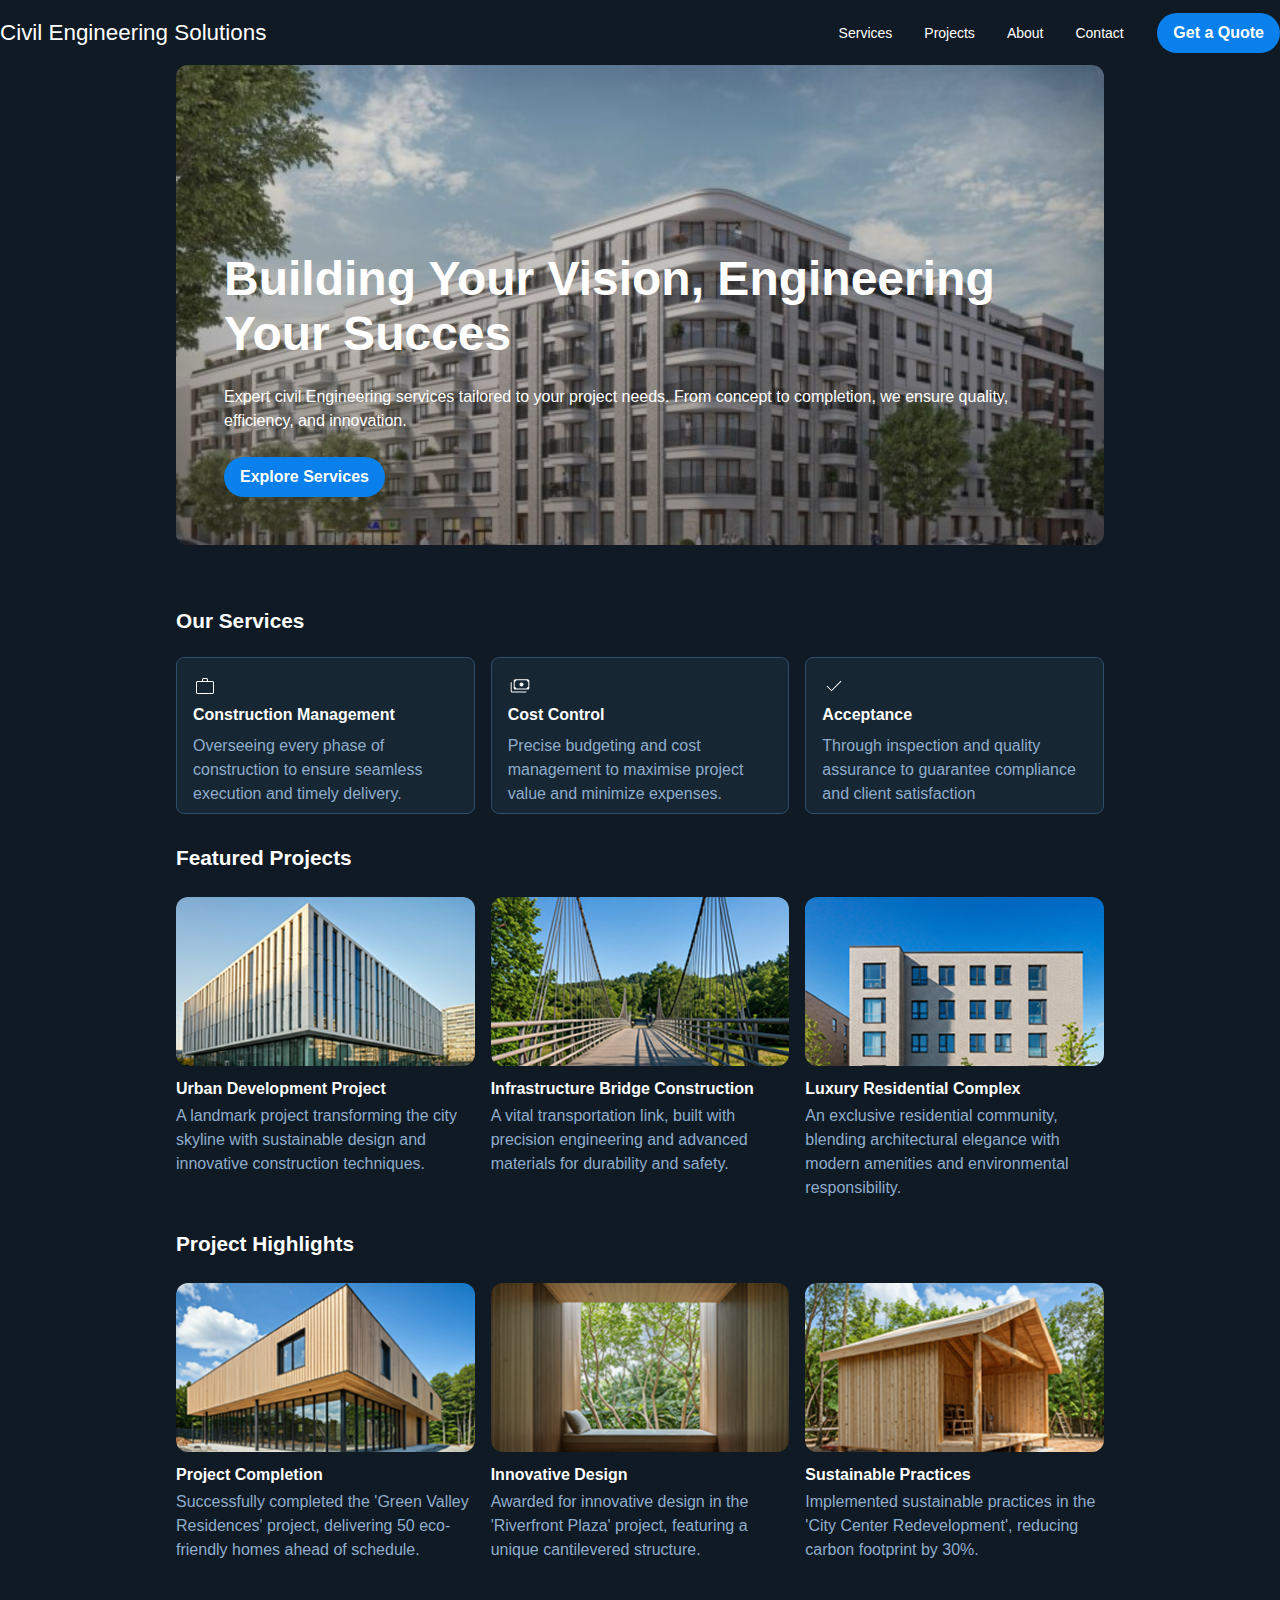
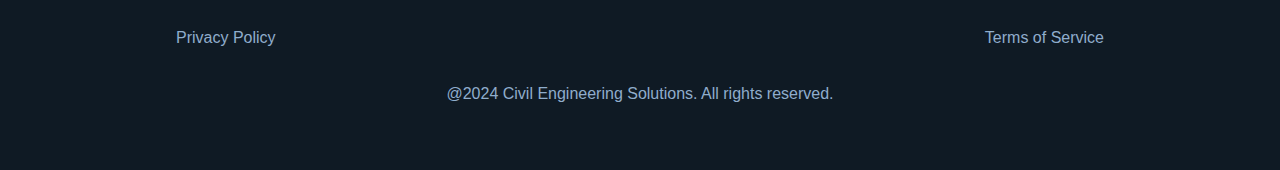
<file: index.html>
<!DOCTYPE html>
<html lang="de">
<head>
    <meta charset="UTF-8">
    <meta name="viewport" content="width=device-width, initial-scale=1.0">
    <link rel="stylesheet" href="./ressources/css/reset.css">
    <link rel="stylesheet" href="./ressources/css/index.css">
    <title>Kelly</title>
</head>
<body>
    <header>
        <div class="nav-wrapper container">
            <div class="nav-center">
                <h3><a href="index.html">Civil Engineering Solutions</a></h3>
                <nav>
                    <div class="nav-container">
                        <ul>
                            <li><a href="services.html">Services</a></li>
                            <li><a href="projects.html">Projects</a></li>
                            <li><a href="about.html">About</a></li>
                            <li><a href="contact.html">Contact</a></li>

                        </ul>
                    </div>
                    <a href="contact.html" class="btn">Get a Quote</a>
                </nav>      
            </div>
        </div>
    </header>
    
    <main class="container">

        <div class="hero">
            <div class="banner">
                <div class="banner-content">
                    <h1>Building Your Vision, Engineering Your Succes</h1>
                    <p>Expert civil Engineering services tailored to your project needs. From concept to completion, we ensure quality, efficiency, and innovation.</p>
                    <a href="services.html" class="btn">Explore Services</a>
                </div>
            </div>
        </div>

        <section class="services">
            <h3>Our Services</h3>
            <div class="service-container">
                <article class="hover-card-transition">
                    <h4>Construction Management</h4>
                    <p>Overseeing every phase of construction to ensure seamless execution and timely delivery.</p>
                </article>
                <article class="hover-card-transition">
                    <h4>Cost Control</h4>
                    <p>Precise budgeting and cost management to maximise project value and minimize expenses.</p>
                </article>
                <article class="hover-card-transition">
                    <h4>Acceptance</h4>
                    <p>Through inspection and quality assurance to guarantee compliance and client satisfaction</p>
                </article>
            </div>               
        </section>

        <section class="featured-projects">
            <div class="section-wrapper">
                <h3>Featured Projects</h3>
                <div class="project-grid">
                    <article class="project-card hover-card-transition">
                        <div class="project-image">
                            <img src="./ressources/images/featured_projects.png" alt="Bankgebäude mit Glasfasade">
                        </div>
                        <div class="project-content">
                            <h4>Urban Development Project</h4>
                            <p>A landmark project transforming the city skyline with sustainable design and innovative construction techniques.</p>
                        </div>
                    </article>
                        <article class="project-card hover-card-transition">
                            <div class="project-image">
                                <img src="./ressources/images/featured_projects (1).png" alt="Bankgebäude mit Glasfasade">
                            </div>
                            <div class="project-content">
                                <h4>Infrastructure Bridge Construction</h4>
                                <p>A vital transportation link, built with precision engineering and advanced materials for durability and safety.</p>
                            </div>
                        </article>
                        <article class="project-card hover-card-transition">
                            <div class="project-image">
                                <img src="./ressources/images/featured_projects (2).png" alt="Bankgebäude mit Glasfasade">
                            </div>
                            <div class="project-content">
                                <h4>Luxury Residential Complex</h4>
                                <p>An exclusive residential community, blending architectural elegance with modern amenities and environmental responsibility.</p>
                            </div>
                        </article>
                </div>
            </div>
        </section>

        <section class="project-highlights">
            <div class="section-wrapper">
                <h3>Project Highlights</h3>
                <div class="project-grid">
                    <article class="highlights-card hover-card-transition">
                        <div class="highlight-image">
                            <img src="./ressources/images/Frame 1.png" alt="neues Architektonisches Gebäude mit Holz Glas Fasade">
                        </div>
                        <div class="project-content">
                            <h4>Project Completion</h4>
                            <p>Successfully completed the 'Green Valley Residences' project, delivering 50 eco-friendly homes ahead of schedule.</p>
                        </div>
                    </article>
                    <article class="highlights-card hover-card-transition">
                        <div class="highlight-image">
                            <img src="./ressources/images/Depth 7, Frame 0.png" alt="neues Architektonisches Gebäude mit Holz Glas Fasade">
                        </div>
                        <div class="project-content">
                            <h4>Innovative Design</h4>
                            <p>Awarded for innovative design in the 'Riverfront Plaza' project, featuring a unique cantilevered structure.</p>
                        </div>
                    </article>
                    <article class="highlights-card hover-card-transition">
                        <div class="highlight-image">
                            <img src="./ressources/images/Depth 7, Frame 0 (1).png" alt="neues Architektonisches Gebäude mit Holz Glas Fasade">
                        </div>
                        <div class="project-content">
                            <h4>Sustainable Practices</h4>
                            <p>Implemented sustainable practices in the 'City Center Redevelopment', reducing carbon footprint by 30%.</p>
                        </div>
                    </article>                   
                </div>
            </div>
        </section>
    </main>
    <footer class="container">
        <div class="footer-wrap">
            <div class="footer-content">
                <p>Privacy Policy</p>
                <p>Terms of Service</p>
            </div>
            <div class="copyright"><p>@2024 Civil Engineering Solutions. All rights reserved.</p></div>
        </div>             
    </footer>
</body>
</html>
</file>
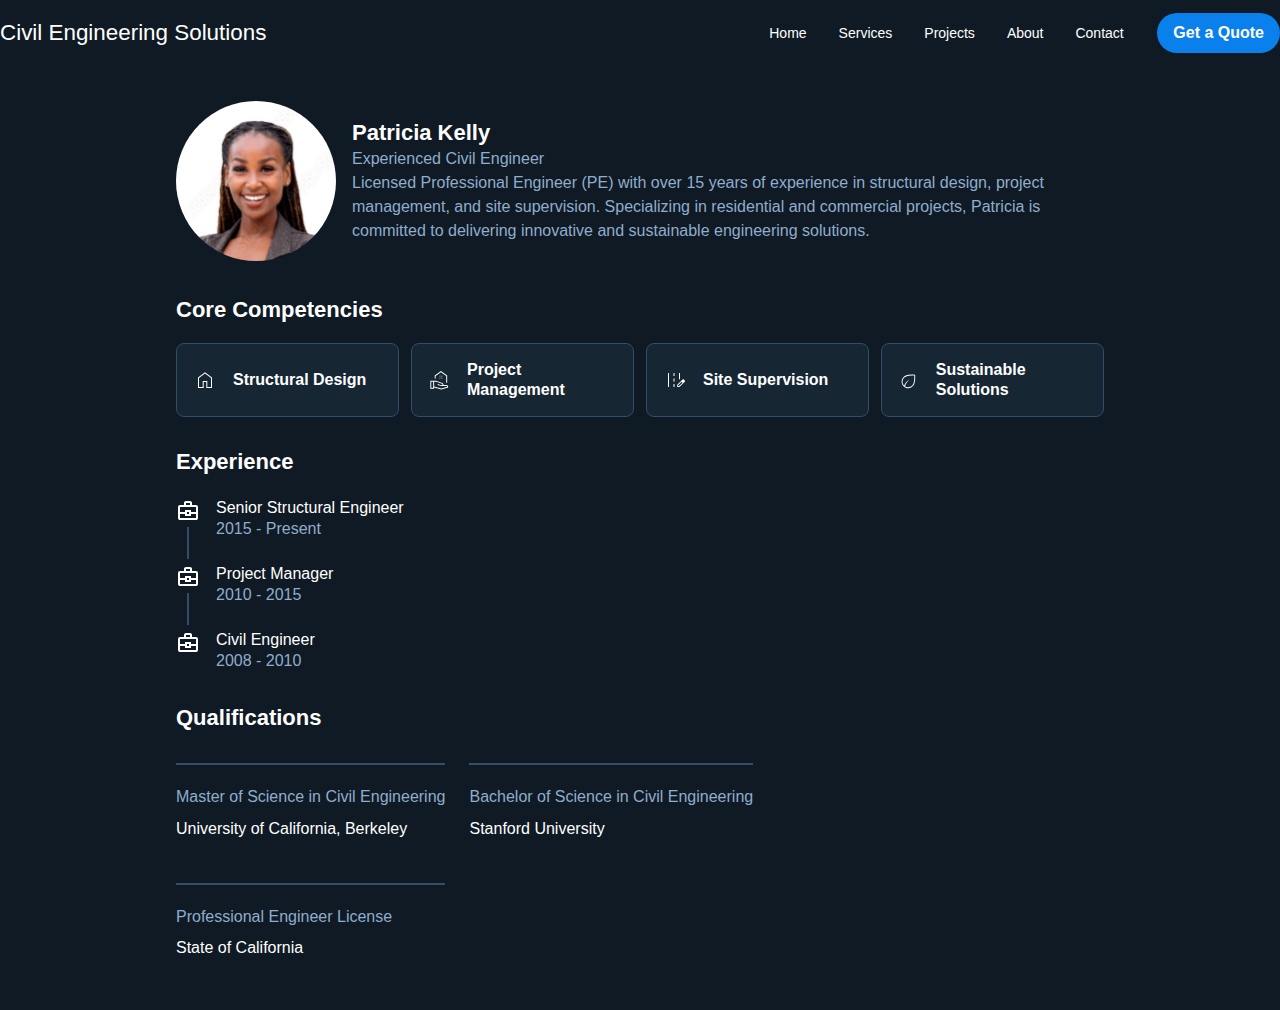
<file: about.html>
<!DOCTYPE html>
<html lang="de">
<head>
    <meta charset="UTF-8">
    <meta name="viewport" content="width=device-width, initial-scale=1.0">
    <link rel="stylesheet" href="./ressources/css/reset.css">
    <link rel="stylesheet" href="./ressources/css/index.css">
    <title>AboutMe</title>
</head>
<body>
    <div class="page-wrapper">
        <header>
            <div class="nav-wrapper container">
                <div class="nav-center">
                    <h3><a href="index.html">Civil Engineering Solutions</a></h3>
                    <nav>
                        <div class="nav-container">
                            <ul>
                                <li><a href="index.html">Home</a></li>
                                <li><a href="services.html">Services</a></li>
                                <li><a href="projects.html">Projects</a></li>
                                <li><a href="about.html">About</a></li>
                                <li><a href="contact.html">Contact</a></li>

                            </ul>
                        </div>
                        <a href="contact.html" class="btn">Get a Quote</a>
                    </nav>      
                </div>
            </div>
        </header>
        <main>
            <div class="content-wrapper">
                <section class="aboutMe">
                    <img src="./ressources/images/ceo_head.jpg" alt="CEO Patricia Kelly">
                    <div class="about-content">
                        <h2>Patricia Kelly</h2>
                        <p>Experienced Civil Engineer</p>
                        <p>Licensed Professional Engineer (PE) with over 15 years of experience in structural design, project management, and site supervision. Specializing in residential and commercial projects, Patricia is committed to delivering innovative and sustainable engineering solutions.</p>
                    </div>
                </section>
                <section class="competencies">
                    <h3>Core Competencies</h3>
                    <div class="competencies-content-wrapper">
                        <div class="competencies-card hover-card-transition"><svg xmlns="http://www.w3.org/2000/svg" height="24px" viewBox="0 -960 960 960" width="24px" fill="#FFFFFF"><path d="M240-200h147.69v-235.38h184.62V-200H720v-360L480-741.54 240-560v360Zm-40 40v-420l280-211.54L760-580v420H532.31v-235.38H427.69V-160H200Zm280-310.77Z"/></svg><h5>Structural Design</h5></div>
                        <div class="competencies-card hover-card-transition"><svg xmlns="http://www.w3.org/2000/svg" height="24px" viewBox="0 -960 960 960" width="24px" fill="#FFFFFF"><path d="M760-369.23v-280L540-803.08 320-649.23v107.69h-40v-126.92l260-185.39 260 185.39v299.23h-40ZM540-803.08Zm23.85 180.77h32.3v-32.31h-32.3v32.31Zm-80 0h32.3v-32.31h-32.3v32.31Zm80 80h32.3v-32.31h-32.3v32.31Zm-80 0h32.3v-32.31h-32.3v32.31Zm-227.7 328.46 302.62 88.31 239.54-74q-1.16-18.23-10.89-26.27-9.74-8.04-22.04-8.04H575.6q-25.37 0-45.98-2-20.62-2-42.24-9.53l-87.61-28.7 13.54-39.54 81 29.31q19.31 7.31 43.84 8.77 24.54 1.46 67.23 1.69 0-18.69-6.88-30.23t-19.73-16.07l-230.15-84.47q-2.31-.76-4.24-1.15-1.92-.38-4.23-.38h-84v192.3ZM96.15-120v-326.15h243.1q5.6 0 11.52 1.26 5.92 1.27 11 2.97l231.15 84.69q21.46 8.15 36.96 29.31 15.5 21.15 15.5 54.07h120q36.16 0 55.39 22.62Q840-228.62 840-193.85v24.62L560.77-83.08l-304.62-88.77V-120h-160Zm40-40h80v-246.15h-80V-160Z"/></svg><h5>Project Management</h5></div>
                        <div class="competencies-card hover-card-transition"><svg xmlns="http://www.w3.org/2000/svg" height="24px" viewBox="0 -960 960 960" width="24px" fill="#FFFFFF"><path d="M640-493.46V-760h40v226.54l-40 40ZM200-200v-560h40v560h-40Zm220-439.23V-760h40v120.77h-40ZM420-420v-120.77h40V-420h-40Zm0 220v-120.77h40V-200h-40Zm149.23 0v-88.38l213.31-212.31q5.92-5.93 12.22-8 6.3-2.08 12.6-2.08 6.87 0 13.5 2.58 6.64 2.57 12.06 7.73l37 37.77q4.93 5.92 7.5 12.31Q880-444 880-437.62q0 6.39-2.46 12.89-2.46 6.5-7.62 12.42L657.62-200h-88.39Zm275.39-237.62-37-37.76 37 37.76Zm-240 202.24h38l138.69-138.93-18.77-19-18.23-19.54-139.69 139.47v38Zm157.92-157.93-18.23-19.54 37 38.54-18.77-19Z"/></svg><h5>Site Supervision</h5></div>
                        <div class="competencies-card hover-card-transition"><svg xmlns="http://www.w3.org/2000/svg" height="24px" viewBox="0 -960 960 960" width="24px" fill="#FFFFFF"><path d="M243.69-204.08q-39.61-40-61.65-91.47Q160-347.03 160-402q0-55.31 21.31-110.27 21.31-54.96 68.38-102.04 38.08-38.07 96.5-60.38 58.43-22.31 127-32.58 68.58-10.27 142.16-11.35 73.57-1.07 141.73 3.54 4.92 66 3.84 139.23-1.07 73.23-11.88 142.04-10.81 68.81-33 127.69-22.19 58.89-59.73 96.43-46.08 46.84-99.43 68.27Q503.54-120 449.8-120q-56.34 0-111.42-22.04-55.07-22.04-94.69-62.04Zm67.39 2.85q31.3 20.85 67.96 31.04Q415.69-160 450-160q46.52 0 92.03-18.12 45.51-18.11 85.74-59.88 17.86-18 36.21-50.5t31.74-85q13.39-52.5 20.34-127Q723-575 719.54-678q-49-2-111.27-.73-62.27 1.27-124.42 10.65-62.16 9.39-116.77 28.62-54.62 19.23-87.31 51.92-44.23 44.23-62 91.69Q200-448.38 200-407.38q0 54.38 21.73 101.57 21.73 47.19 52.58 73.66 25.07-70.77 77.54-135.81Q404.31-433 498.62-489.23q-68.93 59.92-115.89 127.5-46.96 67.58-71.65 160.5Zm0 0Zm0 0Z"/></svg><h5>Sustainable Solutions</h5></div>
                    </div>
                </section>
                <section class="experience">
                    <h3>Experience</h3>
                    <div class="timeline-wrapper">
                        <div class="timeline-step">
                            <div class="icon-wrap">
                                <svg xmlns="http://www.w3.org/2000/svg" height="24px" viewBox="0 -960 960 960" width="24px" fill="#FFFFFF"><path d="M160-120q-33 0-56.5-23.5T80-200v-440q0-33 23.5-56.5T160-720h160v-80q0-33 23.5-56.5T400-880h160q33 0 56.5 23.5T640-800v80h160q33 0 56.5 23.5T880-640v440q0 33-23.5 56.5T800-120H160Zm240-600h160v-80H400v80Zm400 360H600v80H360v-80H160v160h640v-160Zm-360 0h80v-80h-80v80Zm-280-80h200v-80h240v80h200v-200H160v200Zm320 40Z"/></svg>
                            </div>
                            <div class="timeline-content">
                                <h6>Senior Structural Engineer</h6>
                                <p>2015 - Present</p>
                            </div>
                        </div>
                        <div class="timeline-step">
                            <div class="icon-wrap">
                                <svg xmlns="http://www.w3.org/2000/svg" height="24px" viewBox="0 -960 960 960" width="24px" fill="#FFFFFF"><path d="M160-120q-33 0-56.5-23.5T80-200v-440q0-33 23.5-56.5T160-720h160v-80q0-33 23.5-56.5T400-880h160q33 0 56.5 23.5T640-800v80h160q33 0 56.5 23.5T880-640v440q0 33-23.5 56.5T800-120H160Zm240-600h160v-80H400v80Zm400 360H600v80H360v-80H160v160h640v-160Zm-360 0h80v-80h-80v80Zm-280-80h200v-80h240v80h200v-200H160v200Zm320 40Z"/></svg>
                            </div>
                            <div class="timeline-content">
                                <h6>Project Manager</h6>
                                <p>2010 - 2015</p>
                            </div>
                        </div>
                        <div class="timeline-step">
                            <div class="icon-wrap">
                                <svg xmlns="http://www.w3.org/2000/svg" height="24px" viewBox="0 -960 960 960" width="24px" fill="#FFFFFF"><path d="M160-120q-33 0-56.5-23.5T80-200v-440q0-33 23.5-56.5T160-720h160v-80q0-33 23.5-56.5T400-880h160q33 0 56.5 23.5T640-800v80h160q33 0 56.5 23.5T880-640v440q0 33-23.5 56.5T800-120H160Zm240-600h160v-80H400v80Zm400 360H600v80H360v-80H160v160h640v-160Zm-360 0h80v-80h-80v80Zm-280-80h200v-80h240v80h200v-200H160v200Zm320 40Z"/></svg>
                            </div>
                            <div class="timeline-content">
                                <h6>Civil Engineer</h6>
                                <p>2008 - 2010</p>
                            </div>
                        </div>
                    </div>
                </section>
                <section class="qualifications">
                    <h3>Qualifications</h3>
                    <div class="qualifications-wrapper">
                        <div class="qualifications-sections-left">
                            <div class="qualifications-steps">
                                <div class="qualifications-content">
                                    <p>Master of Science in Civil Engineering</p>
                                    <h6>University of California, Berkeley</h6>
                                </div>
                                <div class="qualifications-content">
                                    <p>Professional Engineer License</p>
                                    <h6>State of California</h6>
                                </div>
                            </div>
                        </div>
                        <div class="qualifications-sections-right">
                            <div class="qualifications-steps">
                                <div class="qualifications-content">
                                    <p>Bachelor of Science in Civil Engineering</p>
                                    <h6>Stanford University</h6>
                                </div>
                            </div>
                        </div>
                    </div>
                </section>
            </div>
        </main>




    </div>


</body>
</html>
</file>
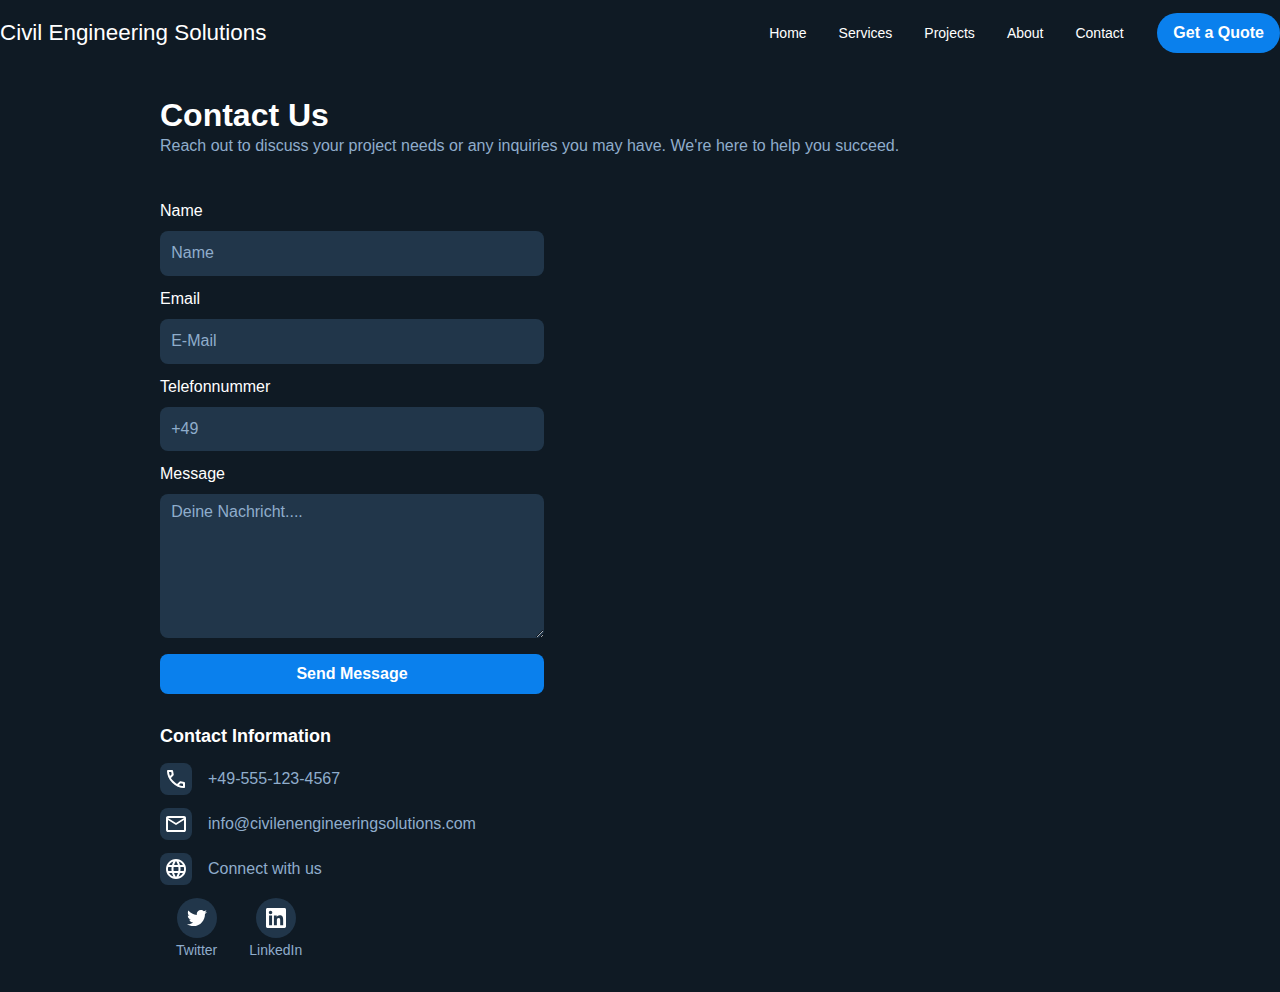
<file: contact.html>
<!DOCTYPE html>
<html lang="de">
<head>
    <meta charset="UTF-8">
    <meta name="viewport" content="width=device-width, initial-scale=1.0">
    <link rel="stylesheet" href="./ressources/css/reset.css">
    <link rel="stylesheet" href="./ressources/css/index.css">
    <title>contact</title>
</head>
<body>
    <div class="page-wrapper">
        <header>
            <div class="nav-wrapper container">
                <div class="nav-center">
                    <h3><a href="index.html">Civil Engineering Solutions</a></h3>
                    <nav>
                        <div class="nav-container">
                            <ul>
                                <li><a href="index.html">Home</a></li>
                                <li><a href="services.html">Services</a></li>
                                <li><a href="projects.html">Projects</a></li>
                                <li><a href="about.html">About</a></li>
                                <li><a href="contact.html">Contact</a></li>

                            </ul>
                        </div>
                        <a href="#" class="btn">Get a Quote</a>
                    </nav>      
                </div>
            </div>
        </header>
        <main class="page-padding-sites">
            <h1>Contact Us</h1>
            <p>Reach out to discuss your project needs or any inquiries you may have. We're here to help you succeed.</p>
            <div class="contact">
                <label for="name">Name</label>
                <input type="text" id="name" name="name" placeholder="Name" value="" required>

                <label for="email">Email</label>
                <input type="email" itemid="email" placeholder="E-Mail" value="" required>

                <label for="phone">Telefonnummer</label>
                <input type="text" itemid="tele" placeholder="+49 " required>

                <label for="yourMessage">Message</label>
                <textarea itemid="yourMessage" placeholder="Deine Nachricht...." required name="message" id="message"></textarea>

                <button class="btn">Send Message</button>
            </div>
            <div class="adresse">
                <h4>Contact Information</h4>
                <div class="contact-icon-wrapper">
                    <img src="./ressources/icons/call_24dp.svg" alt="">
                    <a href="tel:+49-555-123-4567">+49-555-123-4567</a>
                </div>
                    <div class="contact-icon-wrapper">
                        <img src="./ressources/icons/mail_24dp.svg" alt="">
                        <a href="mailto:info@civilenengineeringsolutions.com">info@civilenengineeringsolutions.com</a>
                </div>
                    <div class="contact-icon-wrapper">
                        <img src="./ressources/icons/internet_adress.svg" alt="">
                        <p>Connect with us</p>
                </div>
                    
                    
            </div>
            <div class="social-media">
                <div class="twitter">
                    <div class="socialMedia-background">
                        <img src="./ressources/icons/twitter.svg" alt="">
                    </div>
                    <p>Twitter</p>
                </div>
                <div class="linkedIn">
                    <div class="socialMedia-background">
                        <img src="./ressources/icons/linkedin.svg" alt="">
                    </div>
                    <p>LinkedIn</p>
                </div>
            </div>
        </main>
    </div>
</body>
</html>
</file>
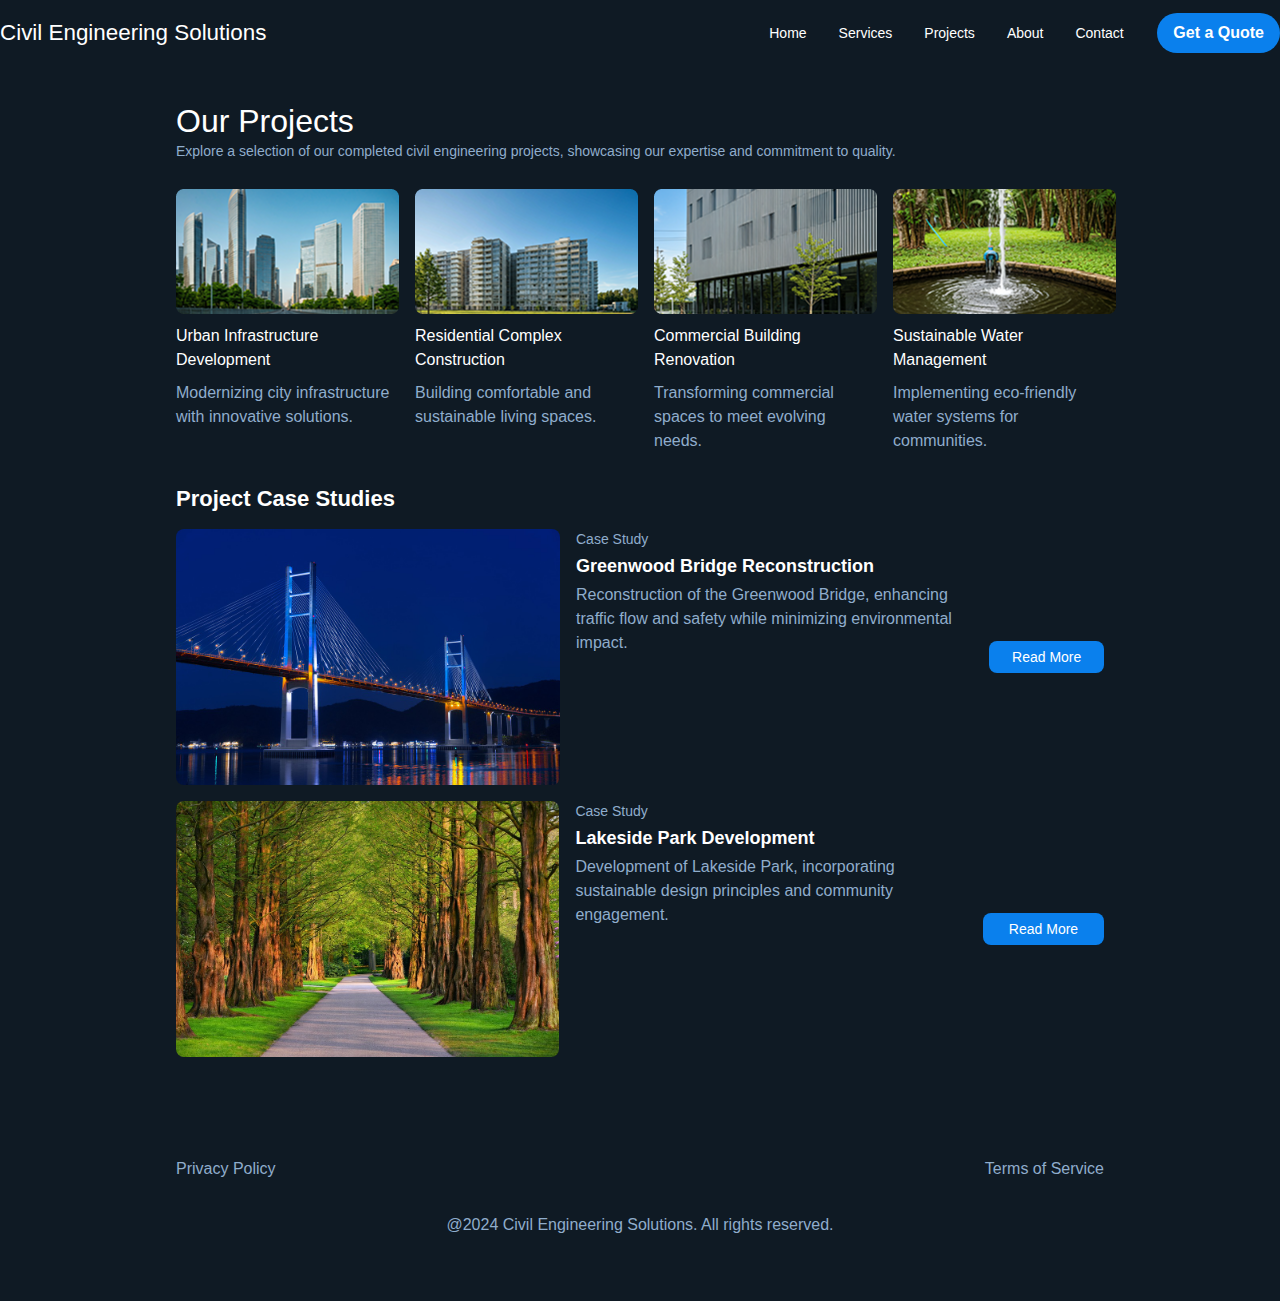
<file: projects.html>
<!DOCTYPE html>
<html lang="de">
<head>
    <meta charset="UTF-8">
    <meta name="viewport" content="width=device-width, initial-scale=1.0">
    <link rel="stylesheet" href="./ressources/css/reset.css">
    <link rel="stylesheet" href="./ressources/css/index.css">
    <title>Projects</title>
</head>
<body>
    <div class="page-wrapper">
        <header>
            <div class="nav-wrapper container">
                <div class="nav-center">
                    <h3><a href="index.html">Civil Engineering Solutions</a></h3>
                    <nav>
                        <div class="nav-container">
                            <ul>
                                <li><a href="index.html">Home</a></li>
                                <li><a href="services.html">Services</a></li>
                                <li><a href="projects.html">Projects</a></li>
                                <li><a href="about.html">About</a></li>
                                <li><a href="contact.html">Contact</a></li>

                            </ul>
                        </div>
                        <a href="contact.html" class="btn">Get a Quote</a>
                    </nav>      
                </div>
            </div>
        </header>
        <main class="content-wrapper">
            <section class="project-showcase">
                <h2>Our Projects</h2>
                <p>Explore a selection of our completed civil engineering projects, showcasing our expertise and commitment to quality.</p>
                <div class="project-grid">
                    <div class="project-card">
                        <img src="./ressources/images/projects (1).png" class="hover-card-transition" alt="">
                        <h5>Urban Infrastructure Development</h5>
                        <p>Modernizing city infrastructure with innovative solutions.</p>
                    </div>
                    <div class="project-card">
                        <img src="./ressources/images/projects (2).png" class="hover-card-transition" alt="">
                        <h5>Residential Complex Construction</h5>
                        <p>Building comfortable and sustainable living spaces.</p>
                    </div>
                    <div class="project-card">
                        <img src="./ressources/images/projects (3).png" class="hover-card-transition" alt="">
                        <h5>Commercial Building Renovation</h5>
                        <p>Transforming commercial spaces to meet evolving needs.</p>
                    </div>
                    <div class="project-card">
                        <img src="./ressources/images/projects (4).png" class="hover-card-transition" alt="">
                        <h5>Sustainable Water Management</h5>
                        <p>Implementing eco-friendly water systems for communities.</p>
                    </div>
                </div>
            </section>
            <section class="caseStudies">
                <h3>Project Case Studies</h3>
                <div class="caseStudies-grid">
                    <img src="./ressources/images/machang-bridge-3825439_960_720.jpg" class="hover-card-transition" alt="">
                    <div class="caseStudies-content">
                        <p>Case Study</p>
                        <h4>Greenwood Bridge Reconstruction</h4>
                        <p>Reconstruction of the Greenwood Bridge, enhancing traffic flow and safety while minimizing environmental impact.</p>
                    </div>
                    <a href="#" class="btn btn--caseStudies">Read More</a>
                </div>
                <div class="caseStudies-grid">
                    <img src="./ressources/images/lakeside-3596034_960_720.jpg" class="hover-card-transition" alt="">
                    <div class="caseStudies-content">
                        <p>Case Study</p>
                        <h4>Lakeside Park Development</h4>
                        <p>Development of Lakeside Park, incorporating sustainable design principles and community engagement.</p>
                    </div>
                    <a href="#" class="btn btn--caseStudies">Read More</a>
                </div>
            </section>
        </main>
        <footer class="container">
            <div class="footer-wrap">
                <div class="footer-content">
                    <p>Privacy Policy</p>
                    <p>Terms of Service</p>
                </div>
                <div class="copyright"><p>@2024 Civil Engineering Solutions. All rights reserved.</p></div>
            </div>             
        </footer>
    </div>
</body>
</html>
</file>
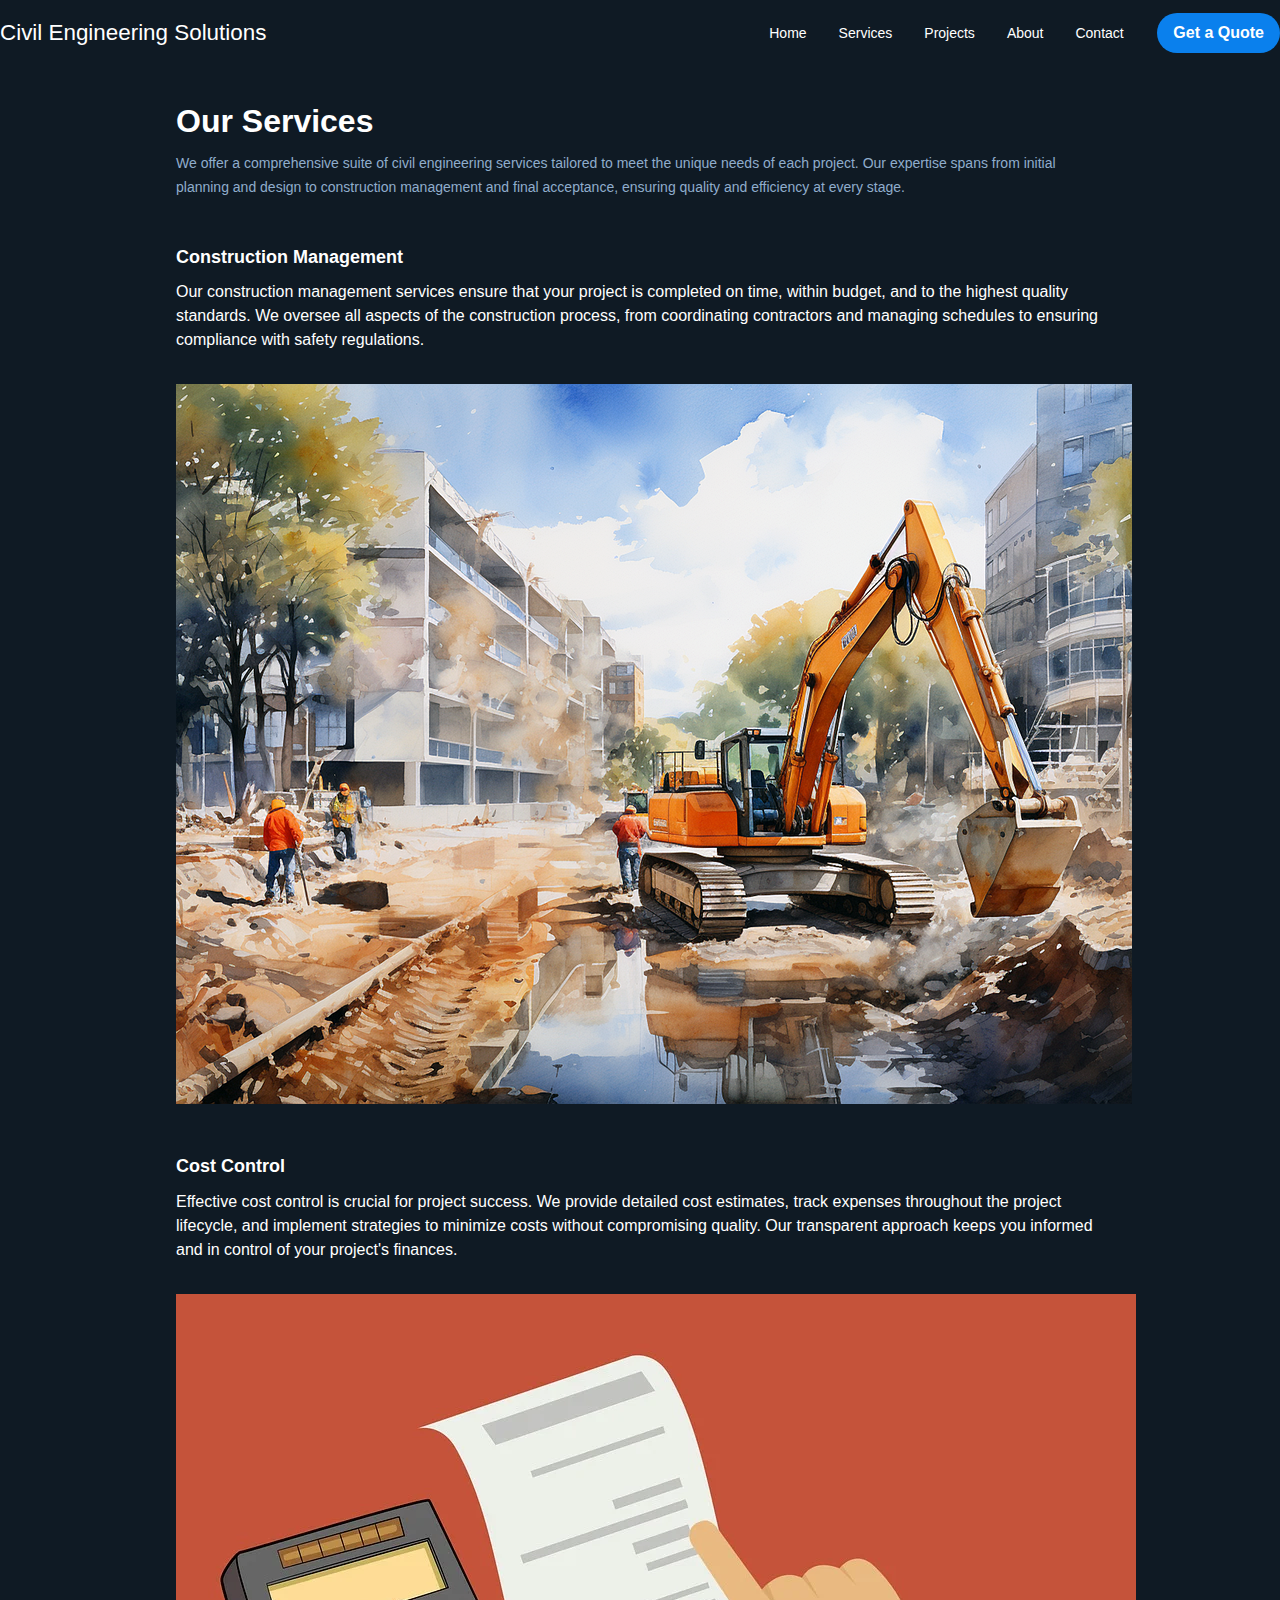
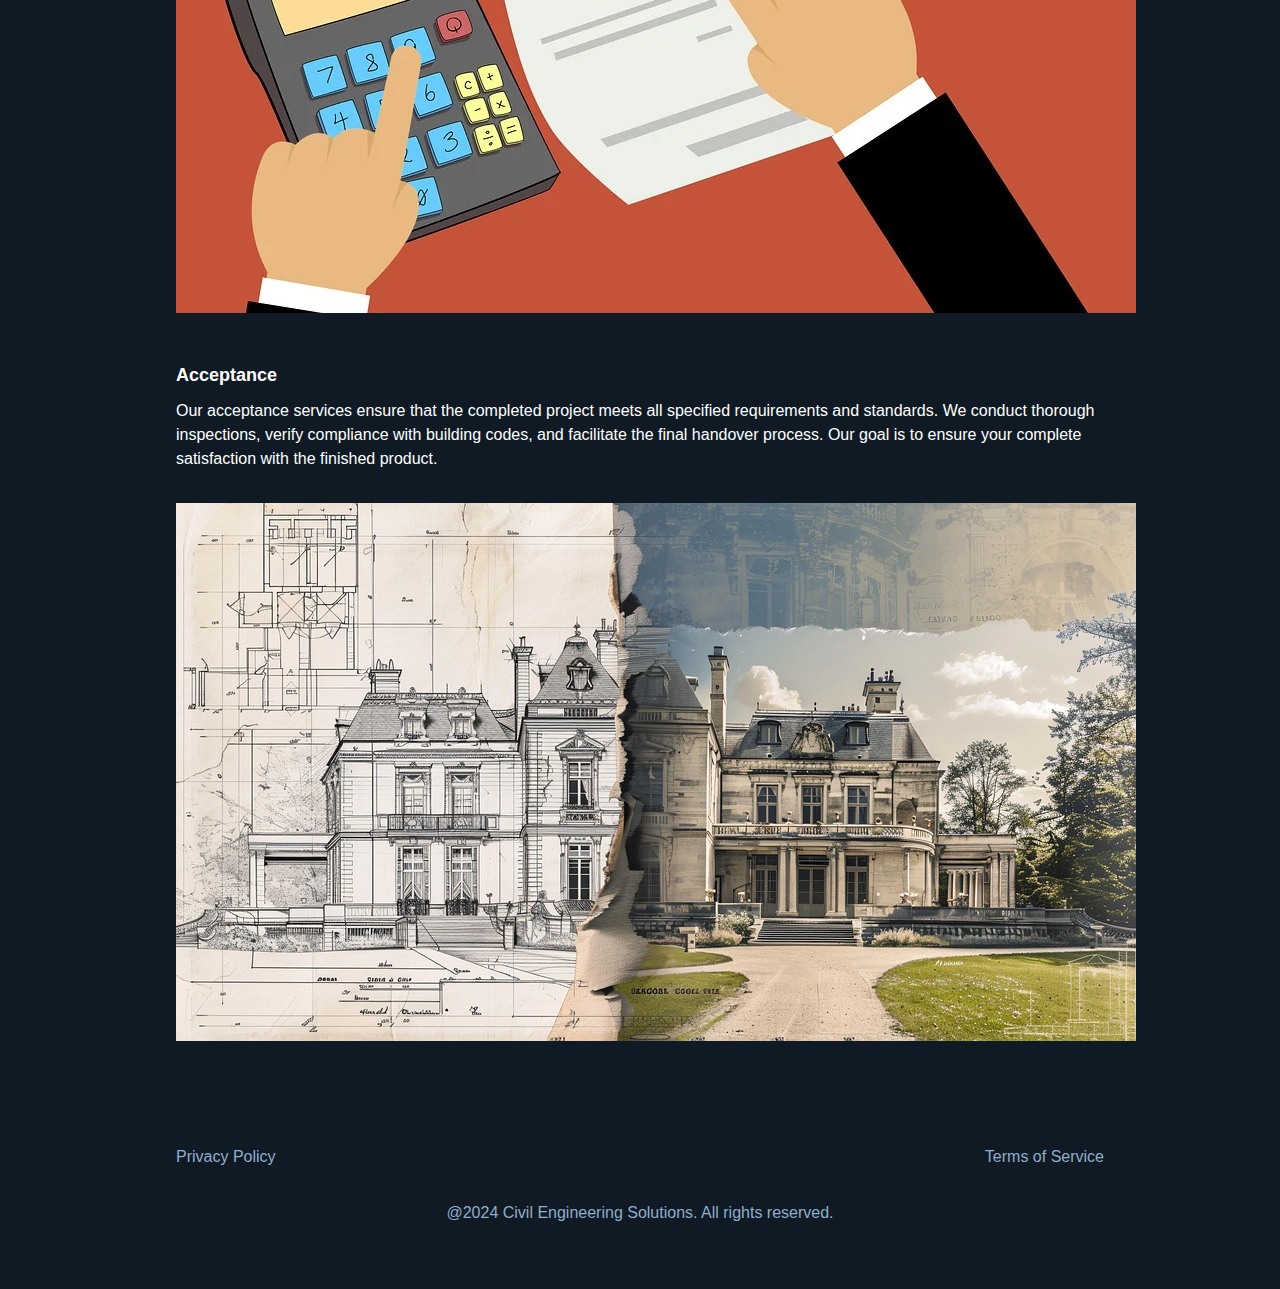
<file: services.html>
<!DOCTYPE html>
<html lang="de">
<head>
    <meta charset="UTF-8">
    <meta name="viewport" content="width=device-width, initial-scale=1.0">
    <link rel="stylesheet" href="./ressources/css/reset.css">
    <link rel="stylesheet" href="./ressources/css/index.css">
    <title>Services</title>
</head>
<body>
    <div class="page-wrapper">
        <header>
            <div class="nav-wrapper container">
                <div class="nav-center">
                    <h3><a href="index.html">Civil Engineering Solutions</a></h3>
                    <nav>
                        <div class="nav-container">
                            <ul>
                                <li><a href="index.html">Home</a></li>
                                <li><a href="services.html">Services</a></li>
                                <li><a href="projects.html">Projects</a></li>
                                <li><a href="about.html">About</a></li>
                                <li><a href="contact.html">Contact</a></li>
                            </ul>
                        </div>
                        <a href="contact.html" class="btn">Get a Quote</a>
                    </nav>      
                </div>
            </div>
        </header>
        <main class="content-wrapper services-flex">
            <section class="intro">
                <h2>Our Services</h2>
                <p>We offer a comprehensive suite of civil engineering services tailored to meet the unique needs of each project. Our expertise spans from initial planning and design to construction management and final acceptance, ensuring quality and efficiency at every stage.</p>
            </section>
            <section class="services-content">
                <h3>Construction Management</h3>
                <p>Our construction management services ensure that your project is completed on time, within budget, and to the highest quality standards. We oversee all aspects of the construction process, from coordinating contractors and managing schedules to ensuring compliance with safety regulations.</p>
                <img src="./ressources/images/ai-generated-bagger.png" alt="AI Baustellen Bild Stadt Bagger Arbeiter">
            </section>
            <section class="services-content">
                <h3>Cost Control</h3>
                <p>Effective cost control is crucial for project success. We provide detailed cost estimates, track expenses throughout the project lifecycle, and implement strategies to minimize costs without compromising quality. Our transparent approach keeps you informed and in control of your project's finances.</p>
                <img src="./ressources/images/financial.webp" alt="Taschenrechner und Rechnungsprüfung">
            </section>
            <section class="services-content">
                <h3>Acceptance</h3>
                <p>Our acceptance services ensure that the completed project meets all specified requirements and standards. We conduct thorough inspections, verify compliance with building codes, and facilitate the final handover process. Our goal is to ensure your complete satisfaction with the finished product.</p>
                <img src="./ressources/images/ai-haus.jpg" alt="">
            </section>
        </main>
        <footer class="container">
            <div class="footer-wrap">
                <div class="footer-content">
                    <p>Privacy Policy</p>
                    <p>Terms of Service</p>
                </div>
                <div class="copyright"><p>@2024 Civil Engineering Solutions. All rights reserved.</p></div>
            </div>             
        </footer>
    </div>    
</body>
</html>
</file>
<file: ressources/css/index.css>
:root {
  /* Backgrounds */
  --clr-background: #0F1A24;
  --clr-highlight: #172633;
  --clr-contact: #21364A;

  /* Borders */
  --clr-highlight-border: #304D69;

  /* Text */
  --clr-paragraph: #8FADCC;
  --clr-headlines: #FFFFFF;

  /* Buttons & Actions */
  --clr-btn: #0A80ED;

  /* UI Elements */
  --clr-nav-emphasize: #1A6CBE;

  /* Globale Seitenbreite */
  --site-width: 928px;
  --nav-site-width: 1280px;
  --page-padding-sites: 30px 160px;

}


*, *::before, *::after {
  box-sizing: inherit; /* Erbt box-sizing von html */
}

body {
  background-color: var(--clr-background);
  margin: 0; 
  padding-top: 65px;
  font-family: 'Work Sans', sans-serif; 
  color: var(--clr-paragraph); /* Standard Textfarbe */
}

p {
  color: var(--clr-paragraph);
  line-height: 24px;
}

h1, h2, h3, h4, h5, h6 {
  color: var(--clr-headlines);
}

.page-padding-sites {
 padding: var(--page-padding-sites);
}
/* Buttons */
.btn {
  display: inline-block;
  height: 40px;
  line-height: 40px;
  padding: 0 16px;
  background-color: var(--clr-btn);
  color: var(--clr-headlines);
  text-decoration: none;
  font-family: 'Work Sans', sans-serif;
  font-weight: bold;
  font-size: 16px;
  border-radius: 20px;
  text-align: center;
  transition: all .2s ease-in;
}
.btn--caseStudies {
  height: 32px;
  width: 200px;
  font-size: 14px;
  font-weight: 500;
  border-radius: 8px;
  align-self: center;
  padding: 0px 16px;
  line-height: 21px;
  display: flex;
  align-items: center;
  justify-content: center;
}

button a { 
  text-decoration: none;
  color: var(--clr-headlines);
  font-family: 'Work Sans';
  font-weight: bold;
}

.btn:hover {
  transform: scale(1.05);
  cursor: pointer;
}

/* Designs über die ganze Seite wiederkehrend */
/*                                             */

/* hover scale  */
.hover-card-transition:hover {
  transform: scale(1.05);
  border-color: var(--clr-paragraph);

}
.hover-card-transition {
  transition: all 0.2s ease-in-out;
}

/* Zentraler Container für Breite und Zentrierung */
.container {
  width: var(--site-width);
  margin-left: auto;
  margin-right: auto;
}

.page-wrapper {
  width: var(--nav-site-width);
  margin-left: auto;
  margin-right: auto;
}

/* Header design */
.nav-wrapper {
  position: fixed;
  top: 0; 
  left: 0; /* Notwendig für margin:auto bei fixed Elementen */
  right: 0;/* Notwendig für margin:auto bei fixed Elementen */
  margin: 0 auto;
  z-index: 1000;
  background-color: var(--clr-background);
  height: 65px;
  width: var(--nav-site-width);
  /* border-bottom: 1px solid var(--clr-nav-emphasize); */

}

.content-wrapper {
  padding: 20px 160px;
}

.nav-center {
  height: 100%;
  display: flex;
  width: 100%; 
  justify-content: space-between;
  align-items: center;
}

.nav-center a {
  text-decoration: none;
  color: var(--clr-headlines);
  cursor: pointer;
}

.nav-center h3 {
  transition: all .2s ease-in;
}
.nav-center h3:hover {
  transform: scale(1.05) rotate(3deg);
}

nav ul {
  display: flex;
  gap: 2rem;
}

nav a {
  text-decoration: none;
  color: var(--clr-headlines);
  font-size: 14px;
  transition: all .2s ease-in-out;
  display: inline-block;
}

nav li > a:hover {
  transform: scale(1.1);
  color: var(--clr-paragraph);
}

header h3 { 
  color: var(--clr-headlines);
  font-size: 1.4rem;
  font-family: 'Gill Sans', 'Gill Sans MT', Calibri, 'Trebuchet MS', sans-serif;
}

nav { /* Das <nav>-Element selbst */
  display: flex;
  align-items: center;
  gap: 2.1rem;
}


/* Main Area */
/* main.container kümmert sich um Breite und Zentrierung */

.hero {
  height: 512px; 
}

/* Banner */
.banner {
  position: relative;
  height: 480px;
  background-image: url(../images/hero_banner.jpg);
  background-size: cover;
  background-position: center;
  border-radius: 12px;
}

.banner::before {
  content: "";
  position: absolute;
  inset: 0;
  background: linear-gradient(
    to bottom,
    rgba(0, 0, 0, 0.1) 0%,
    rgba(0, 0, 0, 0.4) 100%
  );
  border-radius: 12px;
}

.banner h1 {
  font-size: 3rem;
  font-weight: bold;
}

.banner-content {
  padding-top: 20%;
  padding-right: 3rem;
  padding-left: 3rem;
  position: relative;
  z-index: 2;
}

.banner-content p {
  color: var(--clr-headlines);
  margin-top: 1.5rem;
}

.banner-content .btn {
  margin-top: 1.5rem;
}


/* Service section */
.services, 
.featured-projects, 
.project-highlights {
  width: 100%;
  margin-top: 2rem; /* Gemeinsamer oberer Abstand für Sektionen */
}

.services > h3,
.featured-projects .section-wrapper > h3, 
.project-highlights .section-wrapper > h3 { 
  font-size: 1.3rem;
  font-weight: 600;
  margin-bottom: 1.5rem; /* Abstand nach der Überschrift */
}

.service-container,
.project-grid { /* .project-grid wird in zwei Sektionen verwendet */
  display: flex;
  justify-content: space-between;
  gap: 1rem;
}

.service-container article {
  display: flex;
  flex-direction: column;
  width: 100%; 
  height: 157px;
  padding: 16px;
  gap: .6rem;
  background-color: var(--clr-highlight);
  border-radius: 8px;
  border: solid 1px var(--clr-highlight-border);
}

.service-container h4 {
  margin-top: 2rem;
  position: relative;
  font-weight: bold;  
}

.hover-card-transition h4 {
  font-weight: bold;
}

/* SVG Icon */
.service-container article:nth-of-type(2) h4::before {
  content: "";
  position: absolute;
  width: 1.5rem;
  height: 1.5rem;
  mask-position: left bottom;
  mask-size: 100% 100%;
  top: -2rem;
  background-color: #FFFFFF;
  mask-image: url("data:image/svg+xml,%3Csvg xmlns='http://www.w3.org/2000/svg' height='24px' viewBox='0 -960 960 960' width='24px' fill='%231f1f1f'%3E%3Cpath d='M540-463.08q-33.85 0-56.92-23.07Q460-509.23 460-543.08q0-33.84 23.08-56.92 23.07-23.08 56.92-23.08T596.92-600Q620-576.92 620-543.08q0 33.85-23.08 56.93-23.07 23.07-56.92 23.07Zm-247.69 127.7q-26.66 0-45.64-18.99-18.98-18.98-18.98-45.63v-286.15q0-26.66 18.98-45.64t45.64-18.98h495.38q26.66 0 45.64 18.98t18.98 45.64V-400q0 26.65-18.98 45.63-18.98 18.99-45.64 18.99H292.31Zm40-40h415.38q0-26.85 18.98-45.74Q785.65-440 812.31-440v-206.15q-26.85 0-45.73-18.98-18.89-18.99-18.89-45.64H332.31q0 26.85-18.98 45.73-18.98 18.89-45.64 18.89V-440q26.85 0 45.73 18.98 18.89 18.98 18.89 45.64Zm401.54 160H172.31q-26.66 0-45.64-18.99-18.98-18.98-18.98-45.63v-352.31h40V-280q0 9.23 7.69 16.92 7.7 7.7 16.93 7.7h561.54v40Zm-441.54-160h-24.62v-335.39h24.62q-10 0-17.31 7.31-7.31 7.31-7.31 17.31V-400q0 10 7.31 17.31 7.31 7.31 17.31 7.31Z'/%3E%3C/svg%3E");
}

.service-container article:nth-of-type(1) h4::before {
  content: "";
  position: absolute;
  width: 1.5rem;
  height: 1.5rem;
  mask-position: left bottom;
  mask-size: 100% 100%;
  top: -2rem;
  background-color: #FFFFFF;
  mask-image: url("data:image/svg+xml,%3Csvg xmlns='http://www.w3.org/2000/svg' height='24px' viewBox='0 -960 960 960' width='24px' fill='%231f1f1f'%3E%3Cpath d='M184.62-160q-27.62 0-46.12-18.5Q120-197 120-224.62v-390.76q0-27.62 18.5-46.12Q157-680 184.62-680H360v-55.39q0-27.61 18.5-46.11t46.12-18.5h110.76q27.62 0 46.12 18.5Q600-763 600-735.39V-680h175.38q27.62 0 46.12 18.5Q840-643 840-615.38v390.76q0 27.62-18.5 46.12Q803-160 775.38-160H184.62Zm0-40h590.76q9.24 0 16.93-7.69 7.69-7.69 7.69-16.93v-390.76q0-9.24-7.69-16.93-7.69-7.69-16.93-7.69H184.62q-9.24 0-16.93 7.69-7.69 7.69-7.69 16.93v390.76q0 9.24 7.69 16.93 7.69 7.69 16.93 7.69ZM400-680h160v-55.39q0-9.23-7.69-16.92-7.69-7.69-16.93-7.69H424.62q-9.24 0-16.93 7.69-7.69 7.69-7.69 16.92V-680ZM160-200v-440 440Z'/%3E%3C/svg%3E");
}

.service-container article:last-of-type h4::before {
  content: "";
  position: absolute;
  width: 1.5rem;
  height: 1.5rem;
  mask-position: left bottom;
  mask-size: 100% 100%;
  top: -2rem;
  background-color: #FFFFFF;
  mask-image: url("data:image/svg+xml,%3Csvg xmlns='http://www.w3.org/2000/svg' height='24px' viewBox='0 -960 960 960' width='24px' fill='%231f1f1f'%3E%3Cpath d='M382-267.69 183.23-466.46 211.77-495 382-324.77 748.23-691l28.54 28.54L382-267.69Z'/%3E%3C/svg%3E");
}


.project-card { /* Kind von .project-grid */
  display: flex;
  flex-direction: column;
  width: 301px; 
  gap: .6rem;
}

.project-content {
  display: flex;
  flex-direction: column;
  gap: .4rem;
}

.project-image img {
  width: 100%;
  height: 169px;
  object-fit: cover;
  border-radius: 12px;
}


/* Project Highlights */

.highlights-card { /* Kind von .project-grid */
  display: flex;
  flex-direction: column;
  width: 301px; /* Feste Breite für Karten beibehalten */
  gap: .6rem;
}

.highlight-image img {  
  width: 100%;
  height: 169px;
  object-fit: cover;
  border-radius: 12px;
}

/* footer */
/* footer.container kümmert sich um Breite und Zentrierung */

.footer-wrap {
  display: flex;
  flex-direction: column;
  align-items: center;
  gap: 2rem;
  padding-top: 4rem;
  padding-bottom: 4rem;
}

.footer-content {
  display: flex;
  width: 100%; 
  justify-content: space-between;
}


/* AbotMe Area hier - nur extras die dort verwendet werden */
.aboutMe {
  display: flex;
  gap: 1rem;
  align-items: center;
  padding: 16px;
}

.aboutMe img {
  border-radius: 50%;
  height: 10rem;
}

.about-content h2 {
  font-size: 22px;
  font-weight: bold;
  line-height: 28px;
}


/*  */
.competencies-content-wrapper {
  display: flex;
  justify-content: space-between;
  padding-top: 20px;
}

.competencies {
  padding-top: 20px;
  padding-bottom: 12px;
  padding-left: 16px;
  padding-right: 16px;
}

.competencies h3 {
  font-size: 22px;
  font-weight: bold;
}

.competencies-card {
  display: flex;
  align-items: center;
  gap: 1rem;
  width: 223px;
  background-color: var(--clr-highlight);
  padding: 16px;
  border: 1px solid var(--clr-highlight-border);
  border-radius: 8px;
}


.competencies-card h5 {
  font-weight: bold;
  line-height: 20px;
}




/* Vertikale Timeline / Experience */

.experience h3 {
  padding: 20px 16px 12px 16px;
  font-size: 22px;
  font-weight: bold;
}

.timeline-step {
  display: flex;
  gap: 1rem;
  align-items: start;
  padding: 0 16px;
}

.timeline-wrapper {
  display: flex;
  flex-direction: column;
}

.timeline-content {
  padding: 12px 0;
}

.icon-wrap {
  padding-top: 12px;
  position: relative;
}

.icon-wrap::after {
  content: "";
  position: absolute;
  top: 100%;
  left: 50%;
  transform: translateX(-50%);
  width: 2px;
  height: 80%;
  background-color: var(--clr-highlight-border);
}

.timeline-step:last-child .icon-wrap::after {
  display: none;
}

/* Qualifications */

.qualifications h3 {
  padding: 20px 16px 12px 16px;
  font-size: 22px;
  font-weight: bold;
}

.qualifications-wrapper {
  display: flex;
  gap: 1.5rem;
  padding: 20px 16px 12px 16px;
}

.qualifications-sections-left .qualifications-steps {
  display: flex;
  flex-direction: column;
  gap: 1.5rem;
}

.qualifications-content {
  display: flex;
  justify-content: space-between;
  gap: .6rem;
  flex-direction: column;
  padding: 20px 0;
  border-top: 2px solid var(--clr-highlight-border);
  line-height: 20px;

}

/* 
      Contact Site      */

main > h1 {
  font-size: 2rem;
  font-weight: bold;
  line-height: 40px;
}

main > h1 + p {
  margin-bottom: 2rem;
  line-height: 21px;
}

/* Inputs and Labels */
.contact {
  display: flex;
  flex-direction: column;
  padding-right: 60%;
  margin-bottom: 2rem;
  line-height: 25px;
}

.contact input {
  background-color: var(--clr-contact);
  border-radius: 8px;
  height: 2.8rem;
  padding-left: .7rem;
}

.contact input::placeholder {
  color: var(--clr-paragraph);
  /* padding-left: 1rem; */
  text-transform: none;
}

.contact textarea {
  background-color: var(--clr-contact);
  border-radius: 8px;
  height: 9rem;
  padding-top: .3rem;
  padding-left: .7rem;
}

.contact textarea::placeholder {
  color: var(--clr-paragraph);
  /* padding-left: 1rem;
  padding-top: .3rem; */
}

.contact label {
  color: var(--clr-headlines);
  padding-bottom: 8px;
  padding-top: 10px;
}

/* btn */
.contact button {
  margin-top: 1rem;
  border-radius: 8px;
}

/* adress Area */
.adresse h4 {
  font-size: 18px;
  font-weight: bold;
  padding-bottom: 1rem;
}

.contact-icon-wrapper {
  display: flex;
  align-items: center;
  gap: 1rem;
  padding-bottom: .8rem;
}

.contact-icon-wrapper img {
  background-color: var(--clr-contact);
  border-radius: 8px;
  padding: 4px;
}

.contact-icon-wrapper a {
  text-decoration: none;
  color: var(--clr-paragraph);
}


/* socialMedia */
.social-media {
  display: flex;
  gap: 2rem;
  padding-left: 1rem;
}

.twitter {
  display: flex;
  flex-direction: column;
    align-items: center;
}

.twitter img {
  width: 20px;
}

.twitter p {
  font-size: 14px;
}

.linkedIn {
  display: flex;
  flex-direction: column;
  align-items: center;
}

.linkedIn img {
  width: 20px;
}

.linkedIn p {
  font-size: 14px;
}

.socialMedia-background {
  width: 40px;
  height: 40px;
  background-color: var(--clr-contact);
  display: flex;
  justify-content: center;
  border-radius: 20px;
}


/* 
-------------------------------Services Site---------------------------------- */

.services-flex {
  display: flex;
  flex-direction: column;
  gap: 1rem;
}

.intro h2 {
  	font-size: 2rem;
    font-weight: bold;
    line-height: 40px;
    padding-bottom: .6rem;
}

.intro p {
  font-size: 14px;
}

.intro {
  padding: 16px 16px;
}

.services-flex section > h3 {
  font-size: 18px;
  font-weight: bold;
}

.services-content {
  padding: 16px 16px;  
}

.services-content h3 {
  padding-bottom: .8rem;
}

.services-content p {
  color: var(--clr-headlines);
  padding-bottom: 2rem;
}


/* 
-----------------Projects Site---------------------- */

.project-grid {
  display: flex;
  gap: 1rem;
}

.project-showcase h2 {
  font-size: 2rem;
  line-height: 40px;
}
.project-showcase > p {
  font-size: 14px;
  line-height: 21px;
}

.project-grid {
  margin-top: 1.7rem;
}

.project-showcase, .caseStudies {
  padding: 16px 16px;
}


.project-card h5 {
  font-size: 1rem;
  font-weight: 500;
  line-height: 24px;
}

.caseStudies-grid {
  display: flex;
  gap: 1rem;
}

.caseStudies h3 {
  font-size: 22px;
  font-weight: bold;
  line-height: 28px;
  padding-bottom: 1rem;
}

.caseStudies-grid img {
  border-radius: 8px;
  height: 256px;
}

.caseStudies-grid:nth-of-type(2) {
  margin-top: 1rem;
}
/* Case Cards */
.caseStudies-content p:first-of-type {
  font-size: 14px;
  line-height: 21px;
}

.caseStudies-content p:last-of-type {
  font-size: 16px;
  line-height: 24px;
}

.caseStudies-content h4 {
  font-size: 18px;
  font-weight: bold;
  line-height: 18px;
  padding-bottom: .5rem;
  padding-top: .4rem;
}
</file>
